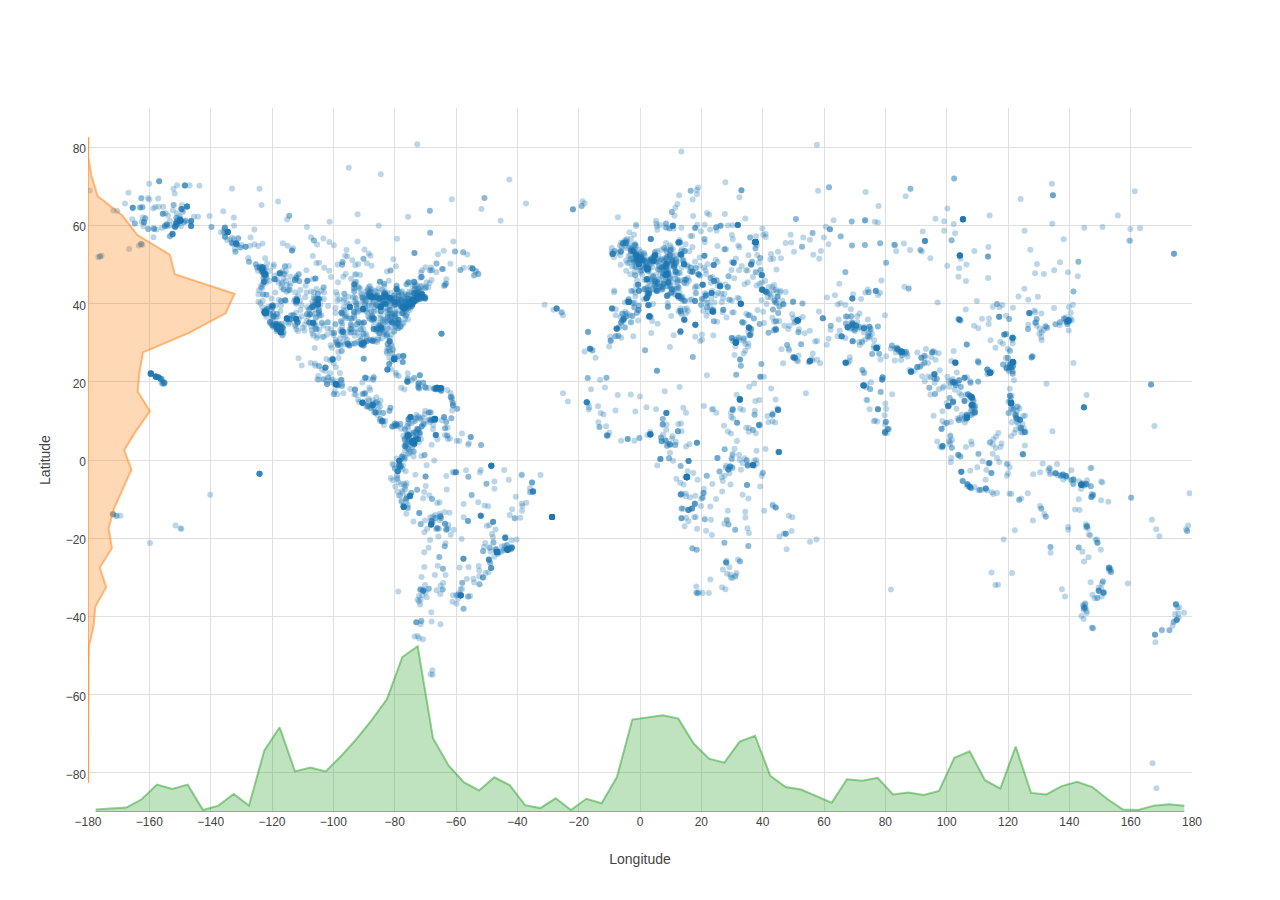
<file: project/Events-Lat-Lng/index.html>
<html>
    <head><meta charset="utf-8" /></head>
    <body>
        
        <script type="text/javascript" src="plotlyjs-bundle.js"></script>
            
        <script type="text/javascript" src="figure.js"></script>
        
        <div id="0cc3be37-9b73-4763-86e8-1297e24ad3a2" style="width: 100%; height: 100%;" class="plotly-graph-div"></div>
        <script type="text/javascript">
            (function(){
                window.PLOTLYENV={'BASE_URL': 'https://plot.ly'};

                var gd = document.getElementById('0cc3be37-9b73-4763-86e8-1297e24ad3a2')
                var resizeDebounce = null;

                function resizePlot() {
                    var bb = gd.getBoundingClientRect();
                    Plotly.relayout(gd, {
                        width: bb.width,
                        height: bb.height
                    });
                }

                
                window.addEventListener('resize', function() {
                    if (resizeDebounce) {
                        window.clearTimeout(resizeDebounce);
                    }
                    resizeDebounce = window.setTimeout(resizePlot, 100);
                });
                

                
                Plotly.plot(gd,  {
                    data: figure.data,
                    layout: figure.layout,
                    frames: figure.frames,
                    config: {"mapboxAccessToken": "pk.eyJ1IjoiY2hyaWRkeXAiLCJhIjoiY2lxMnVvdm5iMDA4dnhsbTQ5aHJzcGs0MyJ9.X9o_rzNLNesDxdra4neC_A", "linkText": "Export to plot.ly", "showLink": false}
                });
                
           }());
        </script>
    </body>
</html>
</file>
